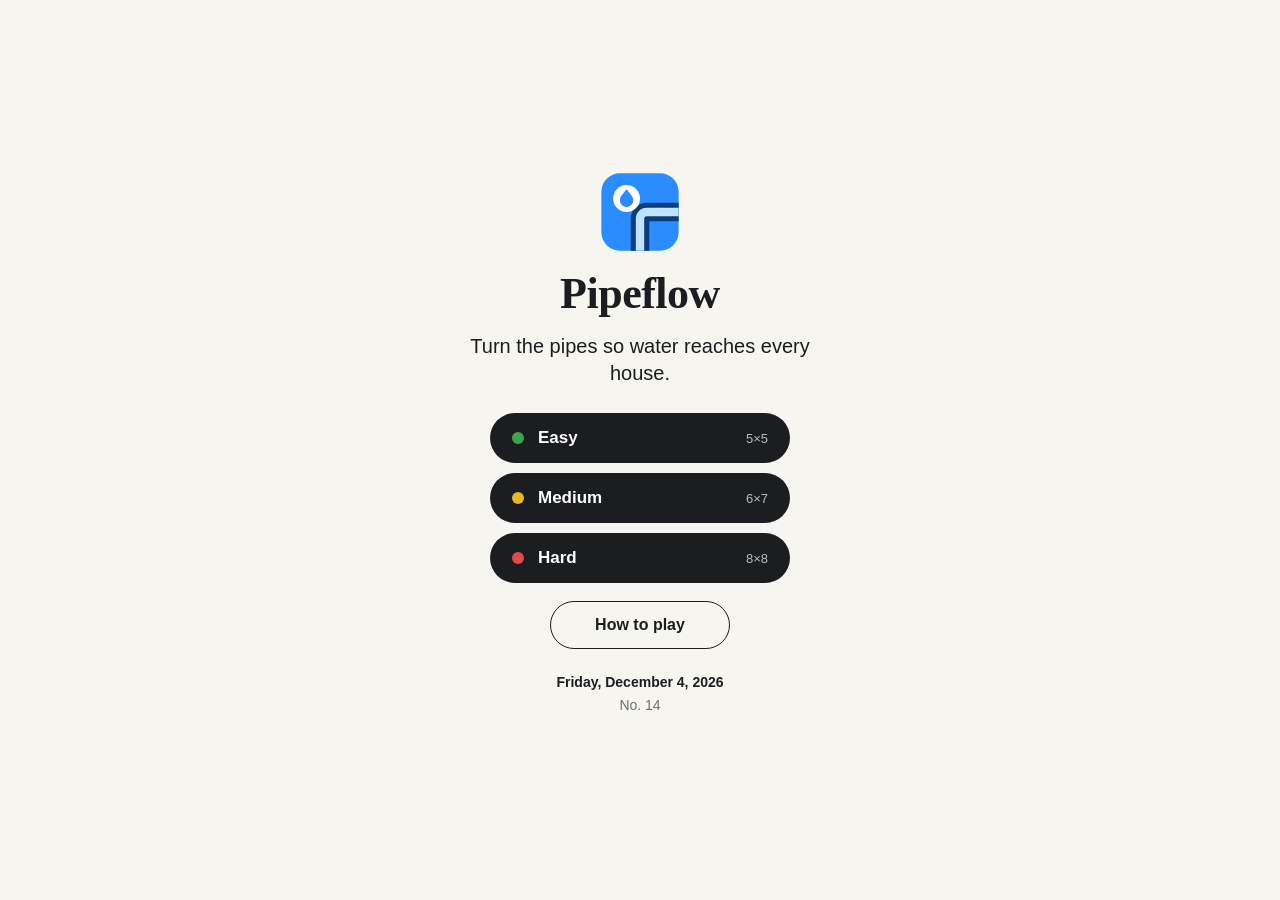
<file: index.html>
<!doctype html>
<html lang="en">
<head>
  <meta charset="utf-8">
  <script>
    // One home address: https://playpipeflow.com. Saved stats and streaks belong to a single
    // address, so send www, plain http, and the old GitHub Pages link there (keeping any ?query).
    (function () {
      var h = location.hostname;
      if (h.endsWith('github.io')) location.replace('https://playpipeflow.com/' + location.search);
      else if (h === 'www.playpipeflow.com' || (h === 'playpipeflow.com' && location.protocol === 'http:'))
        location.replace('https://playpipeflow.com' + location.pathname + location.search);
    })();
  </script>
  <link rel="canonical" href="https://playpipeflow.com/">
  <meta name="viewport" content="width=device-width, initial-scale=1, viewport-fit=cover">
  <title>Pipeflow: The Daily Pipe Puzzle</title>
  <meta name="description" content="A new pipe puzzle every day. Turn the pipes so water flows from the tank to every house. Quick to learn, 2 to 4 minutes a day.">
  <meta name="theme-color" content="#f7f5f0" media="(prefers-color-scheme: light)">
  <meta name="theme-color" content="#121417" media="(prefers-color-scheme: dark)">
  <meta property="og:title" content="Pipeflow: The Daily Pipe Puzzle">
  <meta property="og:description" content="Turn the pipes so water reaches every house. A new puzzle every day.">
  <meta property="og:type" content="website">
  <!-- Link previews (iMessage, WhatsApp, social). These must be full URLs:
       replace pipeflow.example.com with your domain before launch. -->
  <meta property="og:url" content="https://playpipeflow.com/">
  <meta property="og:image" content="https://playpipeflow.com/og-image.png">
  <meta property="og:image:width" content="1200">
  <meta property="og:image:height" content="630">
  <meta property="og:image:alt" content="Pipeflow: a daily pipe puzzle. Turn pipes so water reaches every house.">
  <meta property="og:site_name" content="Pipeflow">
  <meta name="twitter:card" content="summary_large_image">
  <meta name="twitter:image" content="https://playpipeflow.com/og-image.png">
  <!-- iPhone home screen app -->
  <meta name="apple-mobile-web-app-capable" content="yes">
  <meta name="mobile-web-app-capable" content="yes">
  <meta name="apple-mobile-web-app-title" content="Pipeflow">
  <meta name="apple-mobile-web-app-status-bar-style" content="default">
  <meta name="format-detection" content="telephone=no">
  <link rel="icon" href="icon.svg" type="image/svg+xml">
  <link rel="icon" href="icons/icon-192.png" type="image/png" sizes="192x192">
  <link rel="apple-touch-icon" href="icons/apple-touch-icon.png">
  <link rel="manifest" href="manifest.json">
  <link rel="stylesheet" href="css/styles.css">
</head>
<body>
  <!-- Splash screen -->
  <section id="splash" class="splash">
    <div class="splash-inner">
      <svg class="splash-logo" viewBox="0 0 100 100" aria-hidden="true"><use href="#logo"/></svg>
      <h1 class="splash-title">Pipeflow</h1>
      <p class="splash-tag">Turn the pipes so water reaches every house.</p>
      <div class="level-picker">
        <button class="level-btn" data-level="easy"><span class="level-dot"></span><span class="level-name">Easy</span><span class="level-meta"></span></button>
        <button class="level-btn" data-level="medium"><span class="level-dot"></span><span class="level-name">Medium</span><span class="level-meta"></span></button>
        <button class="level-btn" data-level="hard"><span class="level-dot"></span><span class="level-name">Hard</span><span class="level-meta"></span></button>
      </div>
      <button id="splash-help" class="btn btn-ghost">How to play</button>
      <p class="splash-meta"><span id="splash-date"></span><br><span id="splash-number"></span></p>
    </div>
  </section>

  <!-- Game -->
  <div id="app" class="app" hidden>
    <header class="topbar">
      <button class="icon-btn" id="help-btn" aria-label="How to play">
        <svg viewBox="0 0 24 24"><circle cx="12" cy="12" r="9.5" fill="none" stroke="currentColor" stroke-width="1.8"/><path d="M9.3 9.4a2.8 2.8 0 1 1 3.9 2.6c-.8.4-1.2.9-1.2 1.8v.4" fill="none" stroke="currentColor" stroke-width="1.8" stroke-linecap="round"/><circle cx="12" cy="17.2" r="1.1" fill="currentColor"/></svg>
      </button>
      <div class="brand">
        <span class="brand-name">Pipeflow</span>
        <span class="brand-sub" id="puzzle-label"></span>
      </div>
      <button class="icon-btn" id="stats-btn" aria-label="Statistics">
        <svg viewBox="0 0 24 24"><rect x="4" y="12" width="3.6" height="8" rx="1" fill="currentColor"/><rect x="10.2" y="5" width="3.6" height="15" rx="1" fill="currentColor"/><rect x="16.4" y="9" width="3.6" height="11" rx="1" fill="currentColor"/></svg>
      </button>
    </header>

    <div class="level-tabs" role="tablist" aria-label="Difficulty">
      <button class="level-tab" role="tab" data-level="easy">Easy</button>
      <button class="level-tab" role="tab" data-level="medium">Medium</button>
      <button class="level-tab" role="tab" data-level="hard">Hard</button>
    </div>

    <div class="hud" aria-live="polite">
      <div class="hud-item"><span class="hud-label">Time</span><span class="hud-value" id="time">0:00</span></div>
      <div class="hud-item"><span class="hud-label">Taps</span><span class="hud-value" id="taps">0</span></div>
      <div class="hud-item"><span class="hud-label">Par</span><span class="hud-value" id="par">0</span></div>
      <div class="hud-item"><span class="hud-label">Houses</span><span class="hud-value" id="houses">0/0</span></div>
    </div>

    <main class="board-wrap">
      <div id="board" class="board" role="grid" aria-label="Pipe puzzle board"></div>
      <p class="hint" id="hint">Tap to turn · Hold to lock</p>
    </main>

    <div class="below">
      <div class="play-actions" id="play-actions">
        <button id="hint-btn" class="btn-pill">
          <svg viewBox="0 0 24 24" aria-hidden="true"><path d="M9 18h6M10 21h4M12 3a6 6 0 0 0-3.6 10.8c.6.5 1 1.2 1.1 2V16h5v-.2c.1-.8.5-1.5 1.1-2A6 6 0 0 0 12 3z" fill="none" stroke="currentColor" stroke-width="1.8" stroke-linecap="round" stroke-linejoin="round"/></svg>
          Hint
        </button>
        <button id="giveup-btn" class="btn-text">Give up</button>
      </div>
      <div class="done-actions">
        <button id="show-results" class="btn btn-primary" hidden>See results</button>
        <button id="next-level" class="btn btn-ghost" hidden>Play Medium</button>
      </div>
      <div class="ad-slot" id="ad-footer" hidden></div>
      <footer class="site-footer">
        <a href="privacy.html">Privacy</a> · <span>A new puzzle every day at midnight</span>
      </footer>
    </div>
  </div>

  <!-- Modals -->
  <div class="modal" id="help-modal" hidden role="dialog" aria-modal="true" aria-labelledby="help-title">
    <div class="modal-card">
      <button class="modal-close" aria-label="Close">×</button>
      <h2 id="help-title">How to play</h2>
      <p class="lead">Get water from the tank to every house, with no leaks.</p>
      <ul class="rules">
        <li><strong>Tap</strong> a tile to turn it a quarter turn.</li>
        <li>Pipes connected to the <strong>tank</strong> fill with water right away.</li>
        <li><strong>Hold</strong> a tile (or right-click it) to lock it so you don't bump it by accident.</li>
        <li>You win when every pipe is connected and none point off the edge or into a wall.</li>
        <li>Stuck? <strong>Hint</strong> puts one tile in place (+5 taps), or <strong>Give up</strong> shows the solution.</li>
      </ul>
      <button class="btn btn-ghost btn-wide" id="tut-open">Try the quick tutorial</button>
      <div class="help-pieces" id="help-pieces"></div>
      <h3>Scoring</h3>
      <p>Each puzzle has a <strong>par</strong>: the fewest taps it takes to solve it. You're scored on time and on how many taps over par you take, like golf. Each hint adds 5 taps.</p>
      <p>Your share squares show how close you came to par: 🟩🟩🟩🟩 is perfect, and each 🟨 means more taps over par (up to 10%, 25%, 50%, then 100% over).</p>
      <h3>Every day</h3>
      <p>Everyone gets the same three puzzles each day: <strong>Easy</strong>, <strong>Medium</strong> and <strong>Hard</strong>.</p>
    </div>
  </div>

  <div class="modal" id="stats-modal" hidden role="dialog" aria-modal="true" aria-labelledby="stats-title">
    <div class="modal-card">
      <button class="modal-close" aria-label="Close">×</button>
      <div id="result-block" hidden>
        <p class="result-kicker" id="result-kicker">Solved!</p>
        <h2 class="result-title" id="result-title"></h2>
        <div class="result-line">
          <div><span class="big" id="r-time"></span><span class="small">time</span></div>
          <div><span class="big" id="r-par"></span><span class="small" id="r-taps"></span></div>
        </div>
        <div class="squares" id="r-squares"></div>
        <button id="share-btn" class="btn btn-primary btn-share">
          Share
          <svg viewBox="0 0 24 24" aria-hidden="true"><path d="M12 3v12M7 8l5-5 5 5M5 13v6a2 2 0 0 0 2 2h10a2 2 0 0 0 2-2v-6" fill="none" stroke="currentColor" stroke-width="2" stroke-linecap="round" stroke-linejoin="round"/></svg>
        </button>
        <button id="r-next" class="btn btn-ghost btn-wide" hidden>Play Medium →</button>
        <p class="next">New puzzles in <strong id="countdown">--:--:--</strong></p>
        <div class="a2hs" id="a2hs" hidden>
          <button class="a2hs-close" id="a2hs-close" aria-label="Dismiss">×</button>
          <strong>Play every day in one tap</strong>
          <span>Tap <svg viewBox="0 0 24 24" aria-label="Share"><path d="M12 3v12M7 8l5-5 5 5M5 13v6a2 2 0 0 0 2 2h10a2 2 0 0 0 2-2v-6" fill="none" stroke="currentColor" stroke-width="2" stroke-linecap="round" stroke-linejoin="round"/></svg> in Safari, then <b>Add to Home Screen</b>.</span>
        </div>
        <div class="ad-slot" id="ad-results" hidden></div>
        <hr>
      </div>
      <h2 id="stats-title" class="stats-heading">Statistics</h2>
      <div class="stat-row">
        <div class="stat"><span class="stat-num" id="s-played">0</span><span class="stat-lbl">Played</span></div>
        <div class="stat"><span class="stat-num" id="s-pct">0</span><span class="stat-lbl">Solved %</span></div>
        <div class="stat"><span class="stat-num" id="s-streak">0</span><span class="stat-lbl">Current streak</span></div>
        <div class="stat"><span class="stat-num" id="s-max">0</span><span class="stat-lbl">Max streak</span></div>
      </div>
      <p class="stat-note">Your streak grows each day you solve at least one puzzle.</p>
      <h3 class="dist-heading">Taps over par</h3>
      <div class="dist" id="s-dist"></div>
    </div>
  </div>

  <div class="modal" id="tutorial-modal" hidden role="dialog" aria-modal="true" aria-labelledby="tut-title">
    <div class="modal-card tut-card">
      <button class="modal-close" aria-label="Skip tutorial">×</button>
      <p class="result-kicker">How to play</p>
      <h2 id="tut-title">Get water to every house</h2>
      <p class="tut-text" id="tut-text" aria-live="polite"></p>
      <div class="tut-board-wrap"><div id="tut-board" class="board tut-board"></div></div>
      <p class="tut-tip" id="tut-tip" hidden><strong>Tip:</strong> once you're sure a tile is right, hold it to lock it so you don't bump it.</p>
      <button class="btn btn-primary btn-wide" id="tut-done" data-close hidden>Play today's puzzle</button>
    </div>
  </div>

  <div class="modal" id="giveup-modal" hidden role="alertdialog" aria-modal="true" aria-labelledby="giveup-title">
    <div class="modal-card modal-small">
      <h2 id="giveup-title">Give up?</h2>
      <p>We'll show you the solution. This puzzle won't count as solved today.</p>
      <div class="modal-actions">
        <button class="btn btn-ghost" data-close data-autofocus>Keep trying</button>
        <button class="btn btn-danger" id="giveup-confirm">Show solution</button>
      </div>
    </div>
  </div>

  <div class="toast" id="toast" role="status" aria-live="polite"></div>

  <!-- Shared SVG symbols -->
  <svg width="0" height="0" style="position:absolute" aria-hidden="true">
    <defs>
      <symbol id="logo" viewBox="0 0 100 100">
        <rect x="4" y="4" width="92" height="92" rx="22" fill="#2a8cff"/>
        <path d="M50 96V58a8 8 0 0 1 8-8h38" fill="none" stroke="#0b3d7a" stroke-width="22"/>
        <path d="M50 96V58a8 8 0 0 1 8-8h38" fill="none" stroke="#bfe3ff" stroke-width="10"/>
        <circle cx="34" cy="34" r="16" fill="#fff"/>
        <path d="M34 23c5 6 8 9.5 8 13a8 8 0 0 1-16 0c0-3.5 3-7 8-13z" fill="#2a8cff"/>
      </symbol>
    </defs>
  </svg>

  <script src="js/config.js"></script>
  <script src="js/puzzle.js"></script>
  <script src="js/game.js"></script>
</body>
</html>
</file>
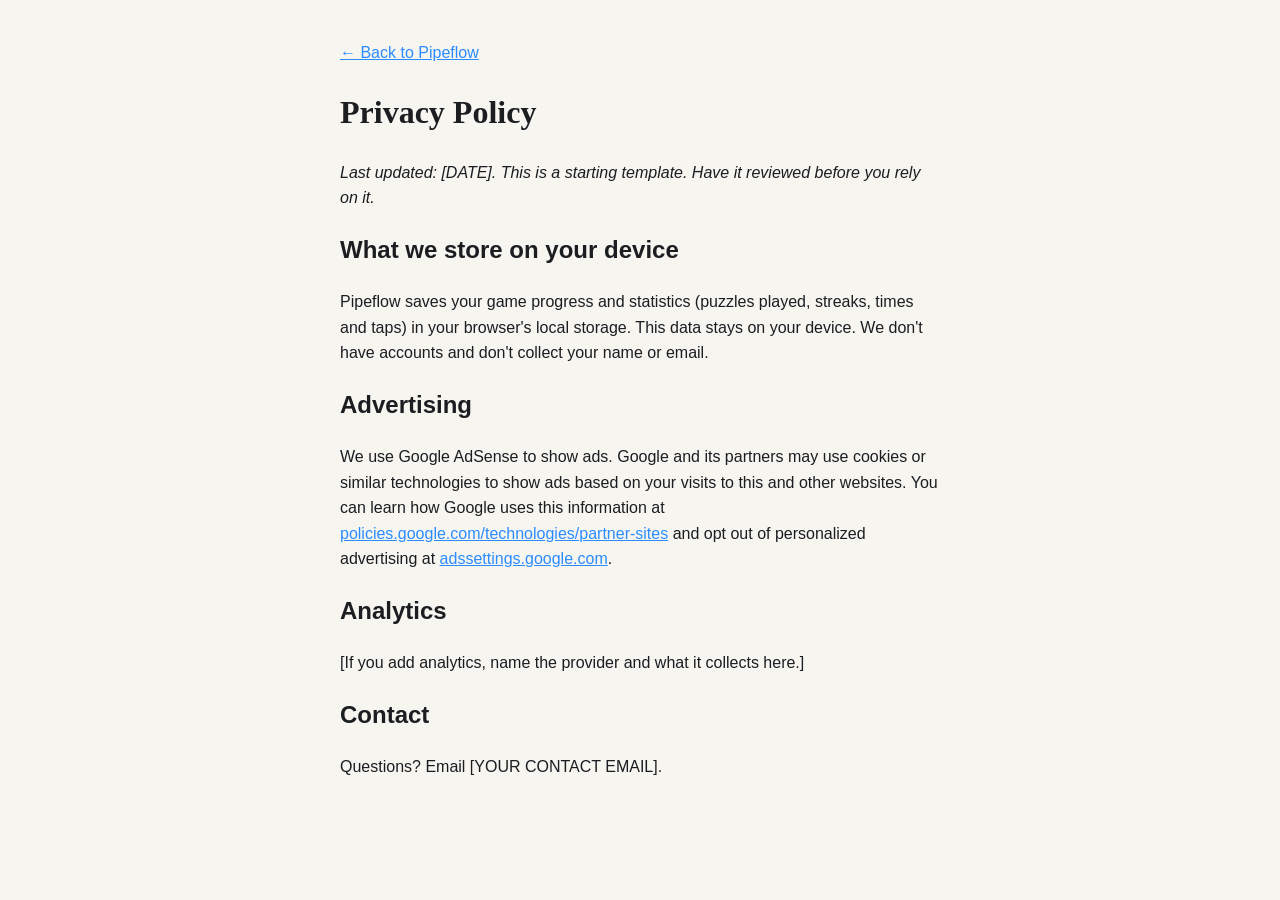
<file: privacy.html>
<!doctype html>
<html lang="en">
<head>
  <meta charset="utf-8">
  <script>
    var h = location.hostname;
    if (h.endsWith('github.io') || h === 'www.playpipeflow.com' || location.protocol === 'http:' && h === 'playpipeflow.com')
      location.replace('https://playpipeflow.com/privacy.html');
  </script>
  <meta name="viewport" content="width=device-width, initial-scale=1, viewport-fit=cover">
  <title>Privacy Policy · Pipeflow</title>
  <link rel="stylesheet" href="css/styles.css">
  <style>
    body { -webkit-user-select: text; user-select: text; }
    .doc { max-width: 640px; margin: 0 auto; padding: max(24px, env(safe-area-inset-top)) 20px 48px; line-height: 1.6; }
    .doc h1 { font-family: var(--serif); }
    .doc a { color: var(--water); }
  </style>
</head>
<body>
  <main class="doc">
    <p><a href="./">← Back to Pipeflow</a></p>
    <h1>Privacy Policy</h1>
    <p><em>Last updated: [DATE]. This is a starting template. Have it reviewed before you rely on it.</em></p>
    <h2>What we store on your device</h2>
    <p>Pipeflow saves your game progress and statistics (puzzles played, streaks, times and taps) in your browser's local storage. This data stays on your device. We don't have accounts and don't collect your name or email.</p>
    <h2>Advertising</h2>
    <p>We use Google AdSense to show ads. Google and its partners may use cookies or similar technologies to show ads based on your visits to this and other websites. You can learn how Google uses this information at <a href="https://policies.google.com/technologies/partner-sites">policies.google.com/technologies/partner-sites</a> and opt out of personalized advertising at <a href="https://adssettings.google.com">adssettings.google.com</a>.</p>
    <h2>Analytics</h2>
    <p>[If you add analytics, name the provider and what it collects here.]</p>
    <h2>Contact</h2>
    <p>Questions? Email [YOUR CONTACT EMAIL].</p>
  </main>
</body>
</html>
</file>
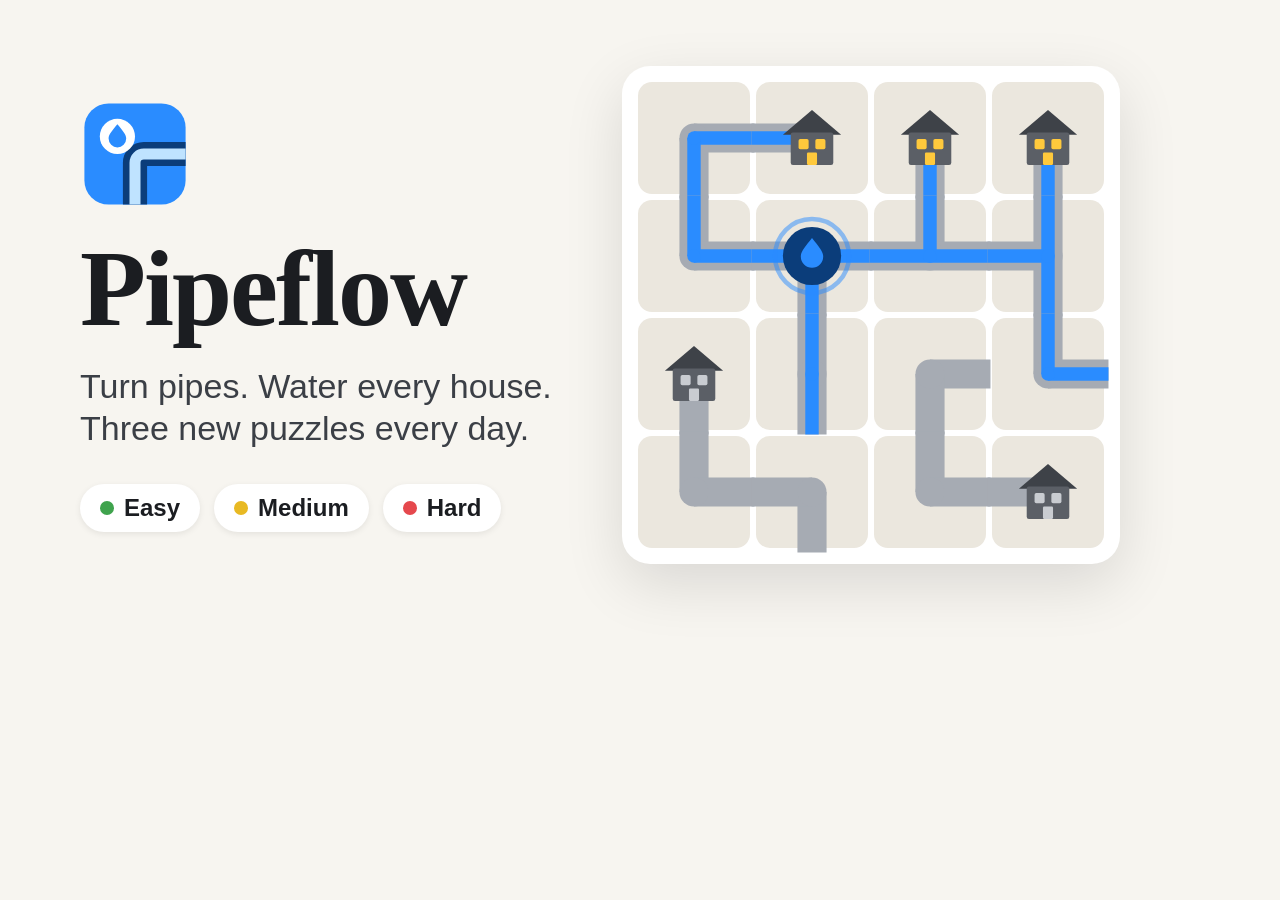
<file: tools/og-card.html>
<!doctype html>
<!-- Source for og-image.png (the preview shown when the link is shared).
     Re-render with: node tools/render-og.mjs -->
<html>
<head>
<meta charset="utf-8">
<style>
  html, body { margin: 0; }
  body {
    width: 1200px; height: 630px; overflow: hidden;
    background: #f7f5f0;
    font-family: -apple-system, BlinkMacSystemFont, "Segoe UI", Roboto, Arial, sans-serif;
    display: flex; align-items: center; gap: 70px; padding: 0 80px; box-sizing: border-box;
  }
  .copy { flex: 1; }
  .logo { width: 110px; height: 110px; display: block; margin-bottom: 26px; }
  h1 { font-family: "Iowan Old Style", Palatino, Georgia, serif; font-size: 108px; margin: 0; color: #1b1d21; letter-spacing: -2px; line-height: 1; }
  p { font-size: 34px; line-height: 1.25; color: #3b3f46; margin: 22px 0 0; }
  .levels { display: flex; gap: 14px; margin-top: 34px; }
  .lv { font-size: 24px; font-weight: 700; padding: 10px 20px; border-radius: 999px; background: #fff; color: #1b1d21; box-shadow: 0 2px 6px rgba(0,0,0,.08); display: flex; align-items: center; gap: 10px; }
  .lv i { width: 14px; height: 14px; border-radius: 50%; display: inline-block; }
  .board { display: grid; grid-template-columns: repeat(4, 112px); gap: 6px; padding: 16px; background: #fff; border-radius: 28px; box-shadow: 0 20px 60px rgba(0,0,0,.12); }
  .t { width: 112px; height: 112px; background: #ebe7de; border-radius: 14px; position: relative; overflow: visible; }
  .t svg { position: absolute; inset: 0; width: 100%; height: 100%; overflow: visible; }
</style>
</head>
<body>
  <div class="copy">
    <svg class="logo" viewBox="0 0 100 100">
      <rect x="4" y="4" width="92" height="92" rx="22" fill="#2a8cff"/>
      <path d="M50 96V58a8 8 0 0 1 8-8h38" fill="none" stroke="#0b3d7a" stroke-width="22"/>
      <path d="M50 96V58a8 8 0 0 1 8-8h38" fill="none" stroke="#bfe3ff" stroke-width="10"/>
      <circle cx="34" cy="34" r="16" fill="#fff"/>
      <path d="M34 23c5 6 8 9.5 8 13a8 8 0 0 1-16 0c0-3.5 3-7 8-13z" fill="#2a8cff"/>
    </svg>
    <h1>Pipeflow</h1>
    <p>Turn pipes. Water every house.<br>Three new puzzles every day.</p>
    <div class="levels">
      <span class="lv"><i style="background:#3fa34d"></i>Easy</span>
      <span class="lv"><i style="background:#e8b923"></i>Medium</span>
      <span class="lv"><i style="background:#e5484d"></i>Hard</span>
    </div>
  </div>
  <div class="board" id="board"></div>
<script>
  // A solved 4x4 network: N=1 E=2 S=4 W=8. Tank at index 5; a few pipes dry to show the puzzle.
  // Two tiles (11 and 13) are turned wrong, so the water stops there.
  const masks = [6, 8, 4, 4,  3, 14, 11, 13,  4, 5, 6, 3,  3, 12, 3, 8];
  const tank = 5, dry = new Set([8, 10, 12, 13, 14, 15]);
  const arm = { 1: [50, -4], 2: [104, 50], 4: [50, 104], 8: [-4, 50] };
  const pop = (m) => [1, 2, 4, 8].filter((d) => m & d).length;
  const house = `<path d="M50 25 L76 47 H24 Z" fill="#3e4248"/><rect x="31" y="45" width="38" height="29" rx="2" fill="#5b5f66"/>`;
  const win = (lit) => `<rect x="38" y="51" width="9" height="9" rx="1.5" fill="${lit}"/><rect x="53" y="51" width="9" height="9" rx="1.5" fill="${lit}"/><rect x="45.5" y="63" width="9" height="11" rx="1" fill="${lit}"/>`;
  const b = document.getElementById('board');
  masks.forEach((m, c) => {
    const wet = !dry.has(c);
    let s = '';
    for (const d of [1, 2, 4, 8]) if (m & d) s += `<line x1="50" y1="50" x2="${arm[d][0]}" y2="${arm[d][1]}" stroke="#a6abb3" stroke-width="26"/>`;
    s += `<circle cx="50" cy="50" r="13" fill="#a6abb3"/>`;
    if (wet) {
      for (const d of [1, 2, 4, 8]) if (m & d) s += `<line x1="50" y1="50" x2="${arm[d][0]}" y2="${arm[d][1]}" stroke="#2a8cff" stroke-width="12"/>`;
      s += `<circle cx="50" cy="50" r="6" fill="#2a8cff"/>`;
    }
    if (c === tank) s += `<circle cx="50" cy="50" r="33" fill="none" stroke="#2a8cff" stroke-width="4" opacity=".5"/><circle cx="50" cy="50" r="26" fill="#0b3d7a"/><path d="M50 34c6 7.5 10 12 10 16.5a10 10 0 0 1-20 0C40 46 44 41.5 50 34z" fill="#2a8cff"/>`;
    else if (pop(m) === 1) s += house + win(wet ? '#ffc93c' : '#c9ccd1');
    b.insertAdjacentHTML('beforeend', `<div class="t"><svg viewBox="0 0 100 100">${s}</svg></div>`);
  });
</script>
</body>
</html>
</file>
<file: css/styles.css>
:root {
  --bg: #f7f5f0;
  --surface: #ffffff;
  --ink: #1b1d21;
  --muted: #6b6f76;
  --line: #e2ded5;
  --tile: #ebe7de;
  --tile-locked: #d9d3c6;
  --pipe: #a6abb3;
  --pipe-edge: #8d939c;
  --water: #2a8cff;
  --water-glow: rgba(42, 140, 255, 0.55);
  --leak: #e5484d;
  --house: #5b5f66;
  --house-roof: #3e4248;
  --window: #c9ccd1;
  --window-lit: #ffc93c;
  --tank: #0b3d7a;
  --primary: #1b1d21;
  --primary-ink: #ffffff;
  --good: #3fa34d;
  --ok: #e8b923;
  --shadow: 0 10px 40px rgba(0, 0, 0, 0.12);
  --radius: 14px;
  --serif: "Iowan Old Style", "Palatino Linotype", Palatino, Georgia, serif;
  --sans: -apple-system, BlinkMacSystemFont, "Segoe UI", Roboto, "Helvetica Neue", Arial, sans-serif;
}

@media (prefers-color-scheme: dark) {
  :root {
    --bg: #121417;
    --surface: #1b1f24;
    --ink: #eef0f3;
    --muted: #9aa0a8;
    --line: #2b3037;
    --tile: #20252c;
    --tile-locked: #2d343d;
    --pipe: #5d6570;
    --pipe-edge: #4a515b;
    --water: #3ea2ff;
    --water-glow: rgba(62, 162, 255, 0.6);
    --house: #8a919b;
    --house-roof: #aab1bb;
    --window: #3a4049;
    --tank: #9fd0ff;
    --primary: #eef0f3;
    --primary-ink: #121417;
    --shadow: 0 10px 40px rgba(0, 0, 0, 0.5);
  }
}

* { box-sizing: border-box; }
[hidden] { display: none !important; }

html, body {
  margin: 0;
  background: var(--bg);
  color: var(--ink);
  font-family: var(--sans);
  -webkit-tap-highlight-color: transparent;
  -webkit-text-size-adjust: 100%;
  text-size-adjust: 100%;
  /* No rubber-band bounce or pull-to-refresh while playing */
  overscroll-behavior: none;
}

body {
  min-height: 100vh;
  min-height: 100dvh;
  /* No double-tap zoom anywhere, no text-selection loupe on long-press */
  touch-action: manipulation;
  -webkit-user-select: none;
  user-select: none;
  -webkit-touch-callout: none;
}
.modal-card p, .modal-card li { -webkit-user-select: text; user-select: text; }

button { font: inherit; color: inherit; }

/* ---------- Buttons ---------- */
.btn {
  border: 0;
  border-radius: 999px;
  padding: 14px 28px;
  font-weight: 700;
  font-size: 16px;
  cursor: pointer;
  min-width: 180px;
  transition: transform 0.1s ease, opacity 0.2s;
}
.btn:active { transform: scale(0.97); }
.btn-primary { background: var(--primary); color: var(--primary-ink); }
.btn-ghost { background: transparent; border: 1.5px solid var(--ink); }
.icon-btn {
  width: 40px; height: 40px;
  border: 0; background: transparent; border-radius: 10px;
  display: grid; place-items: center; cursor: pointer;
}
.icon-btn svg { width: 24px; height: 24px; }
.icon-btn:hover { background: var(--line); }

/* ---------- Splash ---------- */
.splash {
  min-height: 100dvh;
  display: grid;
  place-items: center;
  padding: max(24px, env(safe-area-inset-top)) 16px max(24px, env(safe-area-inset-bottom));
  text-align: center;
}
.splash-inner { display: flex; flex-direction: column; align-items: center; gap: 14px; max-width: 360px; }
.splash-logo { width: 84px; height: 84px; }
.splash-title { font-family: var(--serif); font-size: 44px; margin: 0; letter-spacing: -0.5px; }
.splash-tag { font-size: 20px; margin: 0 0 12px; line-height: 1.35; }
.splash-meta { color: var(--muted); font-size: 14px; line-height: 1.6; margin-top: 8px; }
.splash-meta span:first-child { font-weight: 700; color: var(--ink); }

/* ---------- App layout ---------- */
.app {
  max-width: 560px;
  margin: 0 auto;
  /* Keep clear of the notch / Dynamic Island, home indicator, and landscape side insets */
  padding:
    env(safe-area-inset-top)
    max(16px, env(safe-area-inset-right))
    env(safe-area-inset-bottom)
    max(16px, env(safe-area-inset-left));
  display: flex;
  flex-direction: column;
  min-height: 100vh;
  min-height: 100dvh;
}
.topbar {
  display: flex; align-items: center; justify-content: space-between;
  padding: 6px 0;
  border-bottom: 1px solid var(--line);
}
.icon-btn { width: 44px; height: 44px; } /* Apple's minimum touch target */
.brand { display: flex; flex-direction: column; align-items: center; }
.brand-name { font-family: var(--serif); font-weight: 700; font-size: 24px; }
.brand-sub { font-size: 12px; color: var(--muted); }

.hud {
  display: grid; grid-template-columns: repeat(4, 1fr);
  padding: 12px 0 4px;
  text-align: center;
}
.hud-item { display: flex; flex-direction: column; gap: 2px; }
.hud-label { font-size: 11px; text-transform: uppercase; letter-spacing: 0.08em; color: var(--muted); }
.hud-value { font-size: 20px; font-weight: 700; font-variant-numeric: tabular-nums; }

.board-wrap { display: flex; flex-direction: column; justify-content: center; align-items: center; flex: 1; padding: 8px 0; }
.below { margin-top: 0 !important; }

/*
 * The board fills the width, but never gets so tall that it pushes the hint off screen.
 * --chrome is the height of everything else on screen (top bar, HUD, hint, padding)
 * plus the safe areas. On an iPhone SE (375x667) a Saturday 8x8 still gets ~42px tiles.
 */
.board {
  --gap: 3px;
  --chrome: calc(250px + env(safe-area-inset-top) + env(safe-area-inset-bottom));
  display: grid;
  grid-template-columns: repeat(var(--cols), 1fr);
  gap: var(--gap);
  width: min(100%, 520px, calc((100vh - var(--chrome)) * var(--cols) / var(--rows)));
  width: min(100%, 520px, calc((100svh - var(--chrome)) * var(--cols) / var(--rows)));
  aspect-ratio: var(--cols) / var(--rows);
  /* Touches on the board are only ever taps or holds: no scroll, zoom, or delay */
  touch-action: none;
}
@media (max-width: 380px) { .board { --gap: 2px; } }

.hint { text-align: center; color: var(--muted); font-size: 13px; margin: 12px 0 0; }

.below { display: flex; flex-direction: column; align-items: center; gap: 16px; padding-bottom: 24px; margin-top: auto; }
.site-footer { font-size: 12px; color: var(--muted); }
.site-footer a { color: inherit; }

/* ---------- Tiles ---------- */
.tile {
  position: relative;
  aspect-ratio: 1;
  border: 0;
  padding: 0;
  border-radius: 8px;
  background: var(--tile);
  cursor: pointer;
  outline: none;
  transition: background 0.2s;
  -webkit-touch-callout: none;
}
.tile:focus-visible { box-shadow: 0 0 0 3px var(--water); z-index: 2; }
.tile svg { position: absolute; inset: 0; width: 100%; height: 100%; overflow: visible; pointer-events: none; }
.tile .pipe-layer { transition: transform 0.16s cubic-bezier(.3, 1.4, .6, 1); }

.pipe-outer { stroke: var(--pipe); stroke-width: 26; fill: none; }
.pipe-hub { fill: var(--pipe); }
.water { stroke: var(--water); stroke-width: 12; fill: none; opacity: 0; transition: opacity 0.18s ease; }
.water-hub { fill: var(--water); opacity: 0; transition: opacity 0.18s ease; }
.tile.wet .water, .tile.wet .water-hub { opacity: 1; }
.tile.wet .pipe-layer { filter: drop-shadow(0 0 3px var(--water-glow)); }

.tile.locked { background: var(--tile-locked); }
.lock-badge { opacity: 0; transition: opacity 0.15s; }
.tile.locked .lock-badge { opacity: 1; }
.lock-badge path, .lock-badge rect { fill: var(--muted); }

.house-roof { fill: var(--house-roof); }
.house-body { fill: var(--house); }
.house-window { fill: var(--window); transition: fill 0.3s; }
.tile.wet .house-window { fill: var(--water); }
.tile.lit .house-window { fill: var(--window-lit); }
.tile.lit .house-glow { opacity: 1; }
.house-glow { fill: var(--window-lit); opacity: 0; transition: opacity 0.4s; filter: blur(6px); }

.tank-body { fill: var(--tank); }
.tank-drop { fill: var(--water); }
.tank-ring { fill: none; stroke: var(--water); stroke-width: 4; opacity: 0.5; }
.tile.tank { cursor: default; }

.leak { fill: var(--leak); opacity: 0; transition: opacity 0.2s; }
.leak.on { opacity: 1; animation: drip 1.2s ease-in-out infinite; }
@keyframes drip { 50% { transform: scale(0.75); } }
.leak { transform-box: fill-box; transform-origin: center; }

.tile.nudge { animation: nudge 0.25s; }
@keyframes nudge { 25% { transform: translateX(-3px); } 75% { transform: translateX(3px); } }

.tile.pressing { transform: scale(0.94); transition: transform 0.35s ease; }

/* Win: water rushes through, tile by tile */
.board.won .tile { cursor: default; }
.board.won .tile.rush .water,
.board.won .tile.rush .water-hub { animation: rush 0.6s ease-out both; animation-delay: var(--delay); }
@keyframes rush {
  0% { opacity: 0.2; stroke: #bfe3ff; fill: #bfe3ff; }
  40% { opacity: 1; stroke: #bfe3ff; fill: #bfe3ff; }
  100% { opacity: 1; }
}
.board.won .tile.rush { animation: pop 0.45s ease-out both; animation-delay: var(--delay); }
@keyframes pop { 40% { transform: scale(1.06); } }

/* ---------- Modals ---------- */
.modal {
  position: fixed; inset: 0;
  background: rgba(0, 0, 0, 0.45);
  display: grid; place-items: center;
  padding: max(16px, env(safe-area-inset-top)) 16px max(16px, env(safe-area-inset-bottom));
  overscroll-behavior: contain;
  z-index: 50;
  animation: fade 0.2s ease;
}
@keyframes fade { from { opacity: 0; } }
.modal-card {
  position: relative;
  background: var(--surface);
  border-radius: var(--radius);
  box-shadow: var(--shadow);
  width: 100%; max-width: 440px;
  max-height: calc(100dvh - 32px - env(safe-area-inset-top) - env(safe-area-inset-bottom));
  overflow-y: auto;
  -webkit-overflow-scrolling: touch;
  touch-action: pan-y;
  padding: 28px 24px 24px;
  animation: rise 0.25s ease;
}
@keyframes rise { from { transform: translateY(16px); opacity: 0; } }
.modal-close {
  position: absolute; top: 8px; right: 10px;
  width: 36px; height: 36px; border: 0; background: transparent;
  font-size: 28px; line-height: 1; cursor: pointer; color: var(--muted);
}
.modal h2 { font-family: var(--serif); margin: 0 0 8px; font-size: 26px; }
.modal h3 { font-size: 15px; margin: 18px 0 6px; }
.modal p { line-height: 1.5; margin: 0 0 8px; }
.lead { font-size: 17px; }
.rules { padding-left: 20px; line-height: 1.55; margin: 8px 0 12px; }
.rules li { margin-bottom: 4px; }
.help-pieces { display: grid; grid-template-columns: repeat(5, 1fr); gap: 8px; margin: 8px 0; }
.help-piece { display: flex; flex-direction: column; align-items: center; gap: 4px; font-size: 11px; color: var(--muted); }
.help-piece .tile { width: 100%; cursor: default; }

.result-kicker { text-transform: uppercase; letter-spacing: 0.1em; font-size: 12px; font-weight: 700; color: var(--water); margin: 0; }
.result-title { margin-top: 2px; }
.result-line { display: grid; grid-template-columns: 1fr 1fr; gap: 12px; margin: 14px 0 10px; text-align: center; }
.result-line > div { display: flex; flex-direction: column; background: var(--bg); border-radius: 12px; padding: 12px; }
.big { font-size: 30px; font-weight: 800; font-variant-numeric: tabular-nums; }
.small { font-size: 12px; color: var(--muted); }
.squares { font-size: 28px; text-align: center; letter-spacing: 4px; margin: 6px 0 16px; }
.btn-share { display: flex; align-items: center; justify-content: center; gap: 8px; width: 100%; background: var(--good); color: #fff; }
.btn-share svg { width: 20px; height: 20px; }
.next { text-align: center; color: var(--muted); font-size: 14px; margin-top: 12px !important; }
.next strong { color: var(--ink); font-variant-numeric: tabular-nums; }
hr { border: 0; border-top: 1px solid var(--line); margin: 18px 0; }

.stats-heading { font-size: 18px !important; font-family: var(--sans) !important; text-transform: uppercase; letter-spacing: 0.06em; }
.stat-row { display: grid; grid-template-columns: repeat(4, 1fr); gap: 6px; text-align: center; }
.stat { display: flex; flex-direction: column; }
.stat-num { font-size: 28px; font-weight: 700; font-variant-numeric: tabular-nums; }
.stat-lbl { font-size: 11px; color: var(--muted); line-height: 1.2; }
.dist-heading { text-transform: uppercase; letter-spacing: 0.06em; font-size: 13px !important; }
.dist { display: flex; flex-direction: column; gap: 4px; }
.dist-row { display: grid; grid-template-columns: 52px 1fr; gap: 8px; align-items: center; font-size: 13px; }
.dist-bar { background: var(--pipe); color: #fff; font-weight: 700; padding: 2px 8px; text-align: right; border-radius: 4px; min-width: 24px; font-size: 12px; }
.dist-bar.today { background: var(--water); }

.a2hs {
  position: relative;
  display: flex; flex-direction: column; gap: 4px;
  background: var(--bg); border-radius: 12px;
  padding: 12px 40px 12px 14px; margin-top: 14px;
  font-size: 14px; line-height: 1.4;
}
.a2hs svg { width: 16px; height: 16px; vertical-align: -3px; color: var(--water); }
.a2hs-close {
  position: absolute; top: 4px; right: 4px; width: 36px; height: 36px;
  border: 0; background: transparent; font-size: 22px; color: var(--muted); cursor: pointer;
}

.ad-slot { width: 100%; min-height: 100px; margin-top: 14px; display: flex; justify-content: center; }

/* ---------- Toast ---------- */
.toast {
  position: fixed; left: 50%; top: calc(18px + env(safe-area-inset-top));
  transform: translate(-50%, -20px);
  background: var(--primary); color: var(--primary-ink);
  padding: 10px 16px; border-radius: 8px; font-weight: 600; font-size: 14px;
  opacity: 0; pointer-events: none; transition: opacity 0.2s, transform 0.2s;
  z-index: 100;
}
.toast.show { opacity: 1; transform: translate(-50%, 0); }

@media (prefers-reduced-motion: reduce) {
  *, *::before, *::after { animation-duration: 0.01ms !important; transition-duration: 0.01ms !important; }
}

/* Help-modal sample tiles stand alone, so trim the pipe ends that normally bridge the gaps */
.help-piece .tile { overflow: hidden; }

/* ---------- Difficulty levels ---------- */
.level-picker { display: flex; flex-direction: column; gap: 10px; width: 100%; max-width: 300px; margin-bottom: 4px; }
.level-btn {
  display: grid; grid-template-columns: 14px 1fr auto; align-items: center; gap: 12px;
  border: 0; border-radius: 999px; padding: 15px 22px;
  background: var(--primary); color: var(--primary-ink);
  font-size: 17px; font-weight: 700; text-align: left; cursor: pointer;
  transition: transform 0.1s ease;
}
.level-btn:active { transform: scale(0.97); }
.level-meta { font-size: 13px; font-weight: 500; opacity: 0.7; }
.level-dot { width: 12px; height: 12px; border-radius: 50%; }
[data-level="easy"] .level-dot { background: #3fa34d; }
[data-level="medium"] .level-dot { background: #e8b923; }
[data-level="hard"] .level-dot { background: #e5484d; }
.level-btn[data-status="solved"] .level-meta::before { content: "✓ "; }

.level-tabs {
  display: grid; grid-template-columns: repeat(3, 1fr); gap: 4px;
  background: var(--tile); border-radius: 12px; padding: 4px; margin-top: 10px;
}
.level-tab {
  position: relative; border: 0; background: transparent; border-radius: 9px;
  padding: 9px 0; min-height: 40px; font-size: 15px; font-weight: 600; color: var(--muted); cursor: pointer;
}
.level-tab[aria-selected="true"] { background: var(--surface); color: var(--ink); box-shadow: 0 1px 3px rgba(0,0,0,0.12); }
.level-tab[data-status="solved"]::after,
.level-tab[data-status="gaveup"]::after,
.level-tab[data-status="started"]::after {
  position: absolute; top: 50%; transform: translateY(-50%); margin-left: 6px;
  font-size: 12px;
}
.level-tab[data-status="solved"]::after { content: "✓"; color: var(--good); }
.level-tab[data-status="gaveup"]::after { content: "⚑"; color: var(--muted); }
.level-tab[data-status="started"]::after { content: "•"; color: var(--water); font-size: 18px; }

.hud { padding-top: 8px; }

.btn-text {
  border: 0; background: transparent; color: var(--muted);
  font-size: 14px; font-weight: 600; text-decoration: underline; text-underline-offset: 3px;
  padding: 10px 16px; min-height: 44px; cursor: pointer;
}
.done-actions { display: flex; flex-direction: column; gap: 10px; align-items: center; }
.done-actions:not(:has(:not([hidden]))) { display: none; }
.btn-wide { width: 100%; margin-top: 10px; }
.btn-danger { background: var(--leak); color: #fff; }
.modal-small { max-width: 340px; text-align: center; }
.modal-actions { display: flex; gap: 10px; margin-top: 18px; }
.modal-actions .btn { flex: 1; min-width: 0; padding: 13px 10px; }
.stat-note { font-size: 12px; color: var(--muted); text-align: center; margin: 10px 0 0 !important; }

/* After giving up, show the solution without the celebration glow */
.board.gaveup .tile.rush { animation: none; }
.board.gaveup .tile.lit .house-glow { opacity: 0; }
.board.gaveup .tile.wet .pipe-layer { filter: none; }

/* ---------- Hint ---------- */
.play-actions { display: flex; align-items: center; justify-content: center; gap: 8px; }
.btn-pill {
  display: inline-flex; align-items: center; gap: 6px;
  border: 1.5px solid var(--line); background: var(--surface); color: var(--ink);
  border-radius: 999px; padding: 10px 18px; min-height: 44px;
  font-size: 15px; font-weight: 700; cursor: pointer;
  transition: transform 0.1s ease;
}
.btn-pill:active { transform: scale(0.96); }
.btn-pill svg { width: 18px; height: 18px; color: var(--window-lit); }
.hud-pen { font-size: 12px; font-weight: 700; color: var(--ok); margin-left: 3px; vertical-align: 2px; }
.tile.hinted { animation: hinted 1.5s ease-out; }
@keyframes hinted {
  0%, 60% { box-shadow: 0 0 0 3px var(--window-lit), 0 0 18px var(--window-lit); }
  100% { box-shadow: 0 0 0 0 transparent; }
}

/* ---------- Tutorial ---------- */
.tut-card { text-align: center; }
.tut-card h2 { margin-bottom: 6px; }
.tut-text { min-height: 3em; font-size: 16px; }
.tut-board-wrap { display: flex; justify-content: center; margin: 14px 0 6px; }
.tut-board { --cols: 3; --rows: 3; width: min(100%, 230px); touch-action: manipulation; }
.tut-tip { font-size: 14px; color: var(--muted); margin-top: 10px !important; }
.tile.target { animation: target 1.1s ease-in-out infinite; }
@keyframes target {
  0%, 100% { box-shadow: 0 0 0 2px var(--water); }
  50% { box-shadow: 0 0 0 5px var(--water-glow), 0 0 16px var(--water-glow); }
}
</file>
